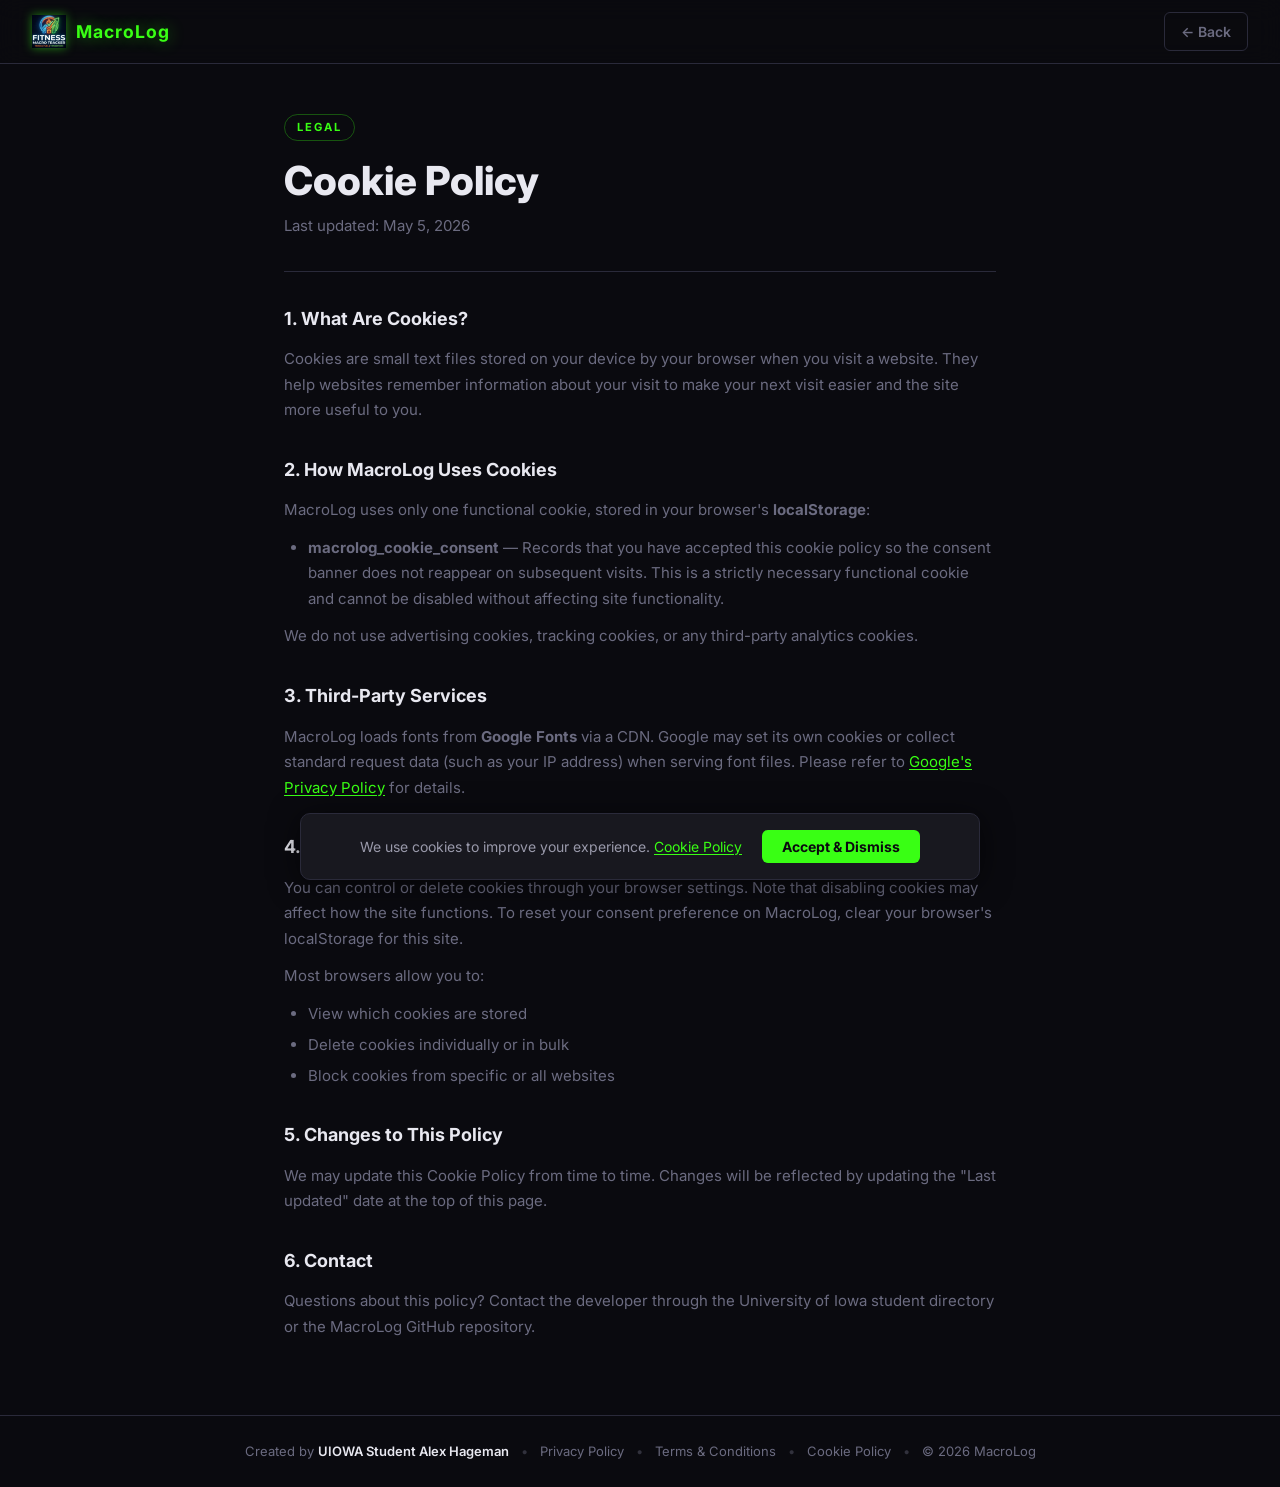
<file: cookie-policy.html>
<!DOCTYPE html>
<html lang="en">
<head>
  <meta charset="UTF-8" />
  <meta name="viewport" content="width=device-width, initial-scale=1.0" />
  <title>Cookie Policy — MacroLog</title>
  <link rel="icon" type="image/png" href="images/logo.png" />
  <link rel="preconnect" href="https://fonts.googleapis.com" />
  <link rel="preconnect" href="https://fonts.gstatic.com" crossorigin />
  <link href="https://fonts.googleapis.com/css2?family=Inter:wght@400;600;700;800&display=swap" rel="stylesheet" />
  <link rel="stylesheet" href="legal.css" />
  <link rel="stylesheet" href="cookie-consent.css" />

  <!-- Google Analytics -->
  <script async src="https://www.googletagmanager.com/gtag/js?id=G-WN33QDGTGW"></script>
  <script>
    window.dataLayer = window.dataLayer || [];
    function gtag(){dataLayer.push(arguments);}
    gtag('js', new Date());
    gtag('config', 'G-WN33QDGTGW');
  </script>
</head>
<body>

  <nav class="l-nav">
    <a href="landing.html" class="l-nav__brand">
      <img src="images/logo.png" alt="MacroLog logo" class="l-nav__logo" />
      <span class="l-nav__name">MacroLog</span>
    </a>
    <a href="landing.html" class="l-nav__back">&larr; Back</a>
  </nav>

  <main class="legal-page">
    <span class="legal-page__badge">Legal</span>
    <h1 class="legal-page__title">Cookie Policy</h1>
    <p class="legal-page__updated">Last updated: May 5, 2026</p>

    <h2>1. What Are Cookies?</h2>
    <p>Cookies are small text files stored on your device by your browser when you visit a website. They help websites remember information about your visit to make your next visit easier and the site more useful to you.</p>

    <h2>2. How MacroLog Uses Cookies</h2>
    <p>MacroLog uses only one functional cookie, stored in your browser's <strong>localStorage</strong>:</p>
    <ul>
      <li><strong>macrolog_cookie_consent</strong> — Records that you have accepted this cookie policy so the consent banner does not reappear on subsequent visits. This is a strictly necessary functional cookie and cannot be disabled without affecting site functionality.</li>
    </ul>
    <p>We do not use advertising cookies, tracking cookies, or any third-party analytics cookies.</p>

    <h2>3. Third-Party Services</h2>
    <p>MacroLog loads fonts from <strong>Google Fonts</strong> via a CDN. Google may set its own cookies or collect standard request data (such as your IP address) when serving font files. Please refer to <a href="https://policies.google.com/privacy" target="_blank" rel="noopener">Google's Privacy Policy</a> for details.</p>

    <h2>4. Managing Cookies</h2>
    <p>You can control or delete cookies through your browser settings. Note that disabling cookies may affect how the site functions. To reset your consent preference on MacroLog, clear your browser's localStorage for this site.</p>
    <p>Most browsers allow you to:</p>
    <ul>
      <li>View which cookies are stored</li>
      <li>Delete cookies individually or in bulk</li>
      <li>Block cookies from specific or all websites</li>
    </ul>

    <h2>5. Changes to This Policy</h2>
    <p>We may update this Cookie Policy from time to time. Changes will be reflected by updating the "Last updated" date at the top of this page.</p>

    <h2>6. Contact</h2>
    <p>Questions about this policy? Contact the developer through the University of Iowa student directory or the MacroLog GitHub repository.</p>
  </main>

  <footer class="l-footer">
    <span>Created by <strong>UIOWA Student Alex Hageman</strong></span>
    <span class="l-footer__sep">&bull;</span>
    <a href="privacy.html">Privacy Policy</a>
    <span class="l-footer__sep">&bull;</span>
    <a href="terms.html">Terms &amp; Conditions</a>
    <span class="l-footer__sep">&bull;</span>
    <a href="cookie-policy.html">Cookie Policy</a>
    <span class="l-footer__sep">&bull;</span>
    <span>&copy; 2026 MacroLog</span>
  </footer>

  <script src="cookie-consent.js"></script>
</body>
</html>
</file>
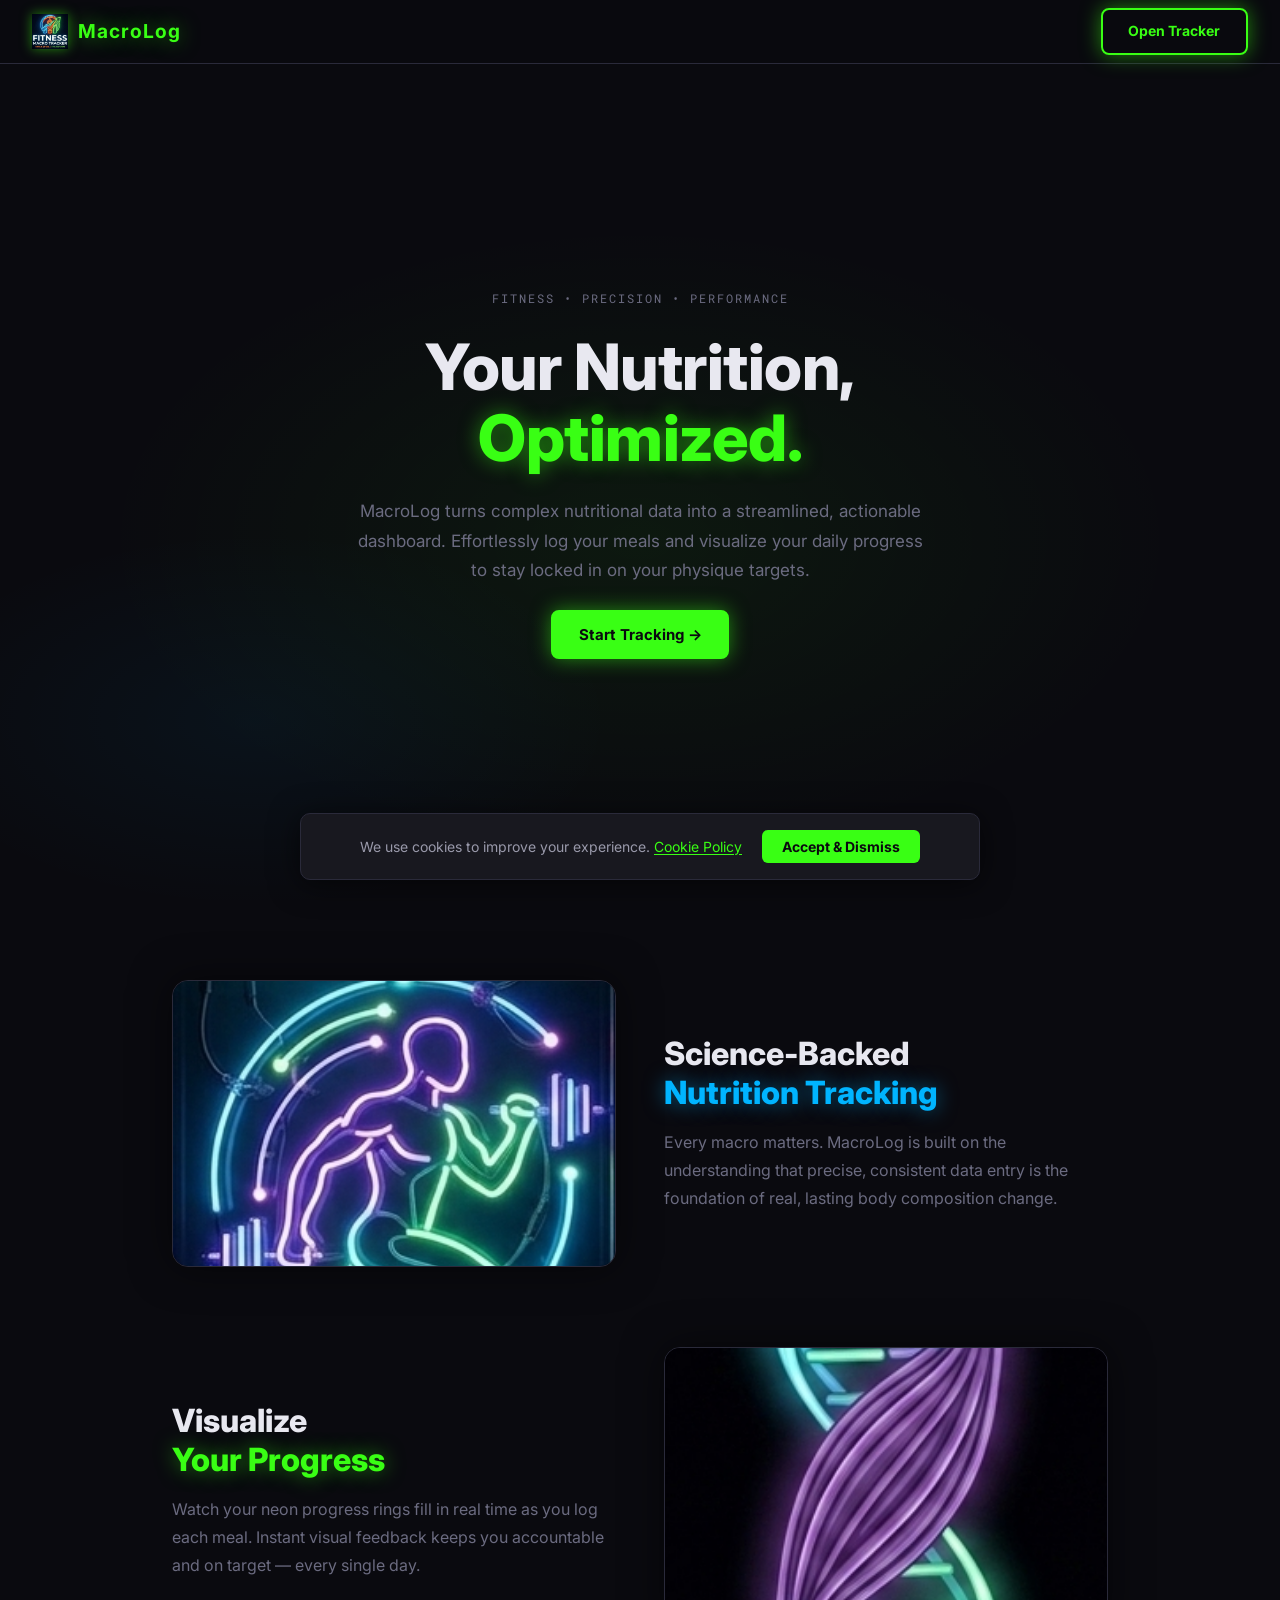
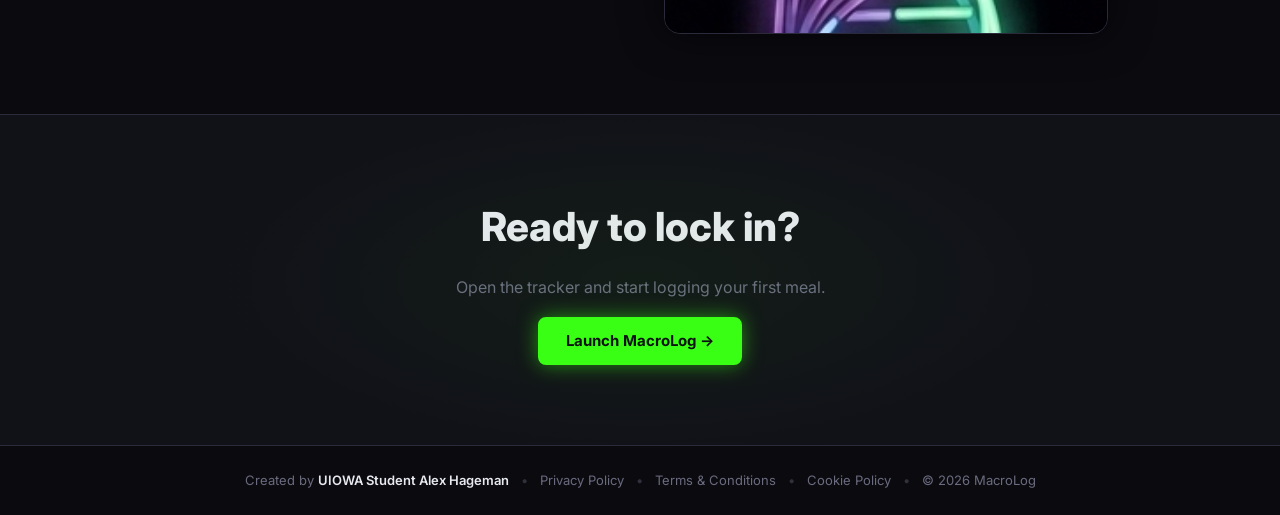
<file: landing.html>
<!DOCTYPE html>
<html lang="en">
<head>
  <meta charset="UTF-8" />
  <meta name="viewport" content="width=device-width, initial-scale=1.0" />
  <title>MacroLog — Your Nutrition, Optimized</title>

  <!-- Favicon -->
  <link rel="icon" type="image/png" href="images/logo.png" />

  <!-- Open Graph -->
  <meta property="og:type"        content="website" />
  <meta property="og:title"       content="MacroLog — Your Nutrition, Optimized" />
  <meta property="og:description" content="MacroLog turns complex nutritional data into a streamlined, actionable dashboard. Log meals and visualize your daily progress." />
  <meta property="og:image"       content="images/logo.png" />
  <meta property="og:url"         content="https://macrolog.replit.app/" />

  <!-- Twitter Card -->
  <meta name="twitter:card"        content="summary_large_image" />
  <meta name="twitter:title"       content="MacroLog — Your Nutrition, Optimized" />
  <meta name="twitter:description" content="MacroLog turns complex nutritional data into a streamlined, actionable dashboard. Log meals and visualize your daily progress." />
  <meta name="twitter:image"       content="images/logo.png" />

  <link rel="preconnect" href="https://fonts.googleapis.com" />
  <link rel="preconnect" href="https://fonts.gstatic.com" crossorigin />
  <link href="https://fonts.googleapis.com/css2?family=Inter:wght@400;600;700;800&family=Roboto+Mono:wght@400;500&display=swap" rel="stylesheet" />
  <link rel="stylesheet" href="landing.css" />
  <link rel="stylesheet" href="cookie-consent.css" />

  <!-- Google Analytics -->
  <script async src="https://www.googletagmanager.com/gtag/js?id=G-WN33QDGTGW"></script>
  <script>
    window.dataLayer = window.dataLayer || [];
    function gtag(){dataLayer.push(arguments);}
    gtag('js', new Date());
    gtag('config', 'G-WN33QDGTGW');
  </script>
</head>
<body>

  <!-- Nav -->
  <nav class="l-nav">
    <div class="l-nav__brand">
      <img src="images/logo.png" alt="MacroLog logo" class="l-nav__logo" />
      <span class="l-nav__name">MacroLog</span>
    </div>
    <a href="index.html" class="l-btn l-btn--outline">Open Tracker</a>
  </nav>

  <!-- Hero -->
  <section class="l-hero">
    <div class="l-hero__inner">
      <p class="l-hero__eyebrow">Fitness &bull; Precision &bull; Performance</p>
      <h1 class="l-hero__headline">
        Your Nutrition,<br /><span class="l-hero__accent">Optimized.</span>
      </h1>
      <p class="l-hero__body">
        MacroLog turns complex nutritional data into a streamlined, actionable dashboard.
        Effortlessly log your meals and visualize your daily progress to stay locked in
        on your physique targets.
      </p>
      <a href="index.html" class="l-btn l-btn--primary">Start Tracking &rarr;</a>
    </div>
  </section>

  <!-- Feature Images -->
  <section class="l-features">
    <div class="l-feature-card">
      <div class="l-feature-img-wrap">
        <img src="images/dna.png" alt="DNA — nutritional science visualization" class="l-feature-img" />
      </div>
      <div class="l-feature-text">
        <h2 class="l-feature-title">Science-Backed<br /><span class="l-feature-accent--blue">Nutrition Tracking</span></h2>
        <p class="l-feature-desc">
          Every macro matters. MacroLog is built on the understanding that precise,
          consistent data entry is the foundation of real, lasting body composition change.
        </p>
      </div>
    </div>

    <div class="l-feature-card l-feature-card--reverse">
      <div class="l-feature-img-wrap">
        <img src="images/progress.png" alt="Progress chart showing fitness gains" class="l-feature-img" />
      </div>
      <div class="l-feature-text">
        <h2 class="l-feature-title">Visualize<br /><span class="l-feature-accent--green">Your Progress</span></h2>
        <p class="l-feature-desc">
          Watch your neon progress rings fill in real time as you log each meal.
          Instant visual feedback keeps you accountable and on target — every single day.
        </p>
      </div>
    </div>
  </section>

  <!-- CTA Banner -->
  <section class="l-cta">
    <h2 class="l-cta__title">Ready to lock in?</h2>
    <p class="l-cta__sub">Open the tracker and start logging your first meal.</p>
    <a href="index.html" class="l-btn l-btn--primary">Launch MacroLog &rarr;</a>
  </section>

  <!-- Footer -->
  <footer class="l-footer">
    <span>Created by <strong>UIOWA Student Alex Hageman</strong></span>
    <span class="l-footer__sep">&bull;</span>
    <a href="privacy.html">Privacy Policy</a>
    <span class="l-footer__sep">&bull;</span>
    <a href="terms.html">Terms &amp; Conditions</a>
    <span class="l-footer__sep">&bull;</span>
    <a href="cookie-policy.html">Cookie Policy</a>
    <span class="l-footer__sep">&bull;</span>
    <span>&copy; 2026 MacroLog</span>
  </footer>

  <script src="cookie-consent.js"></script>
</body>
</html>
</file>
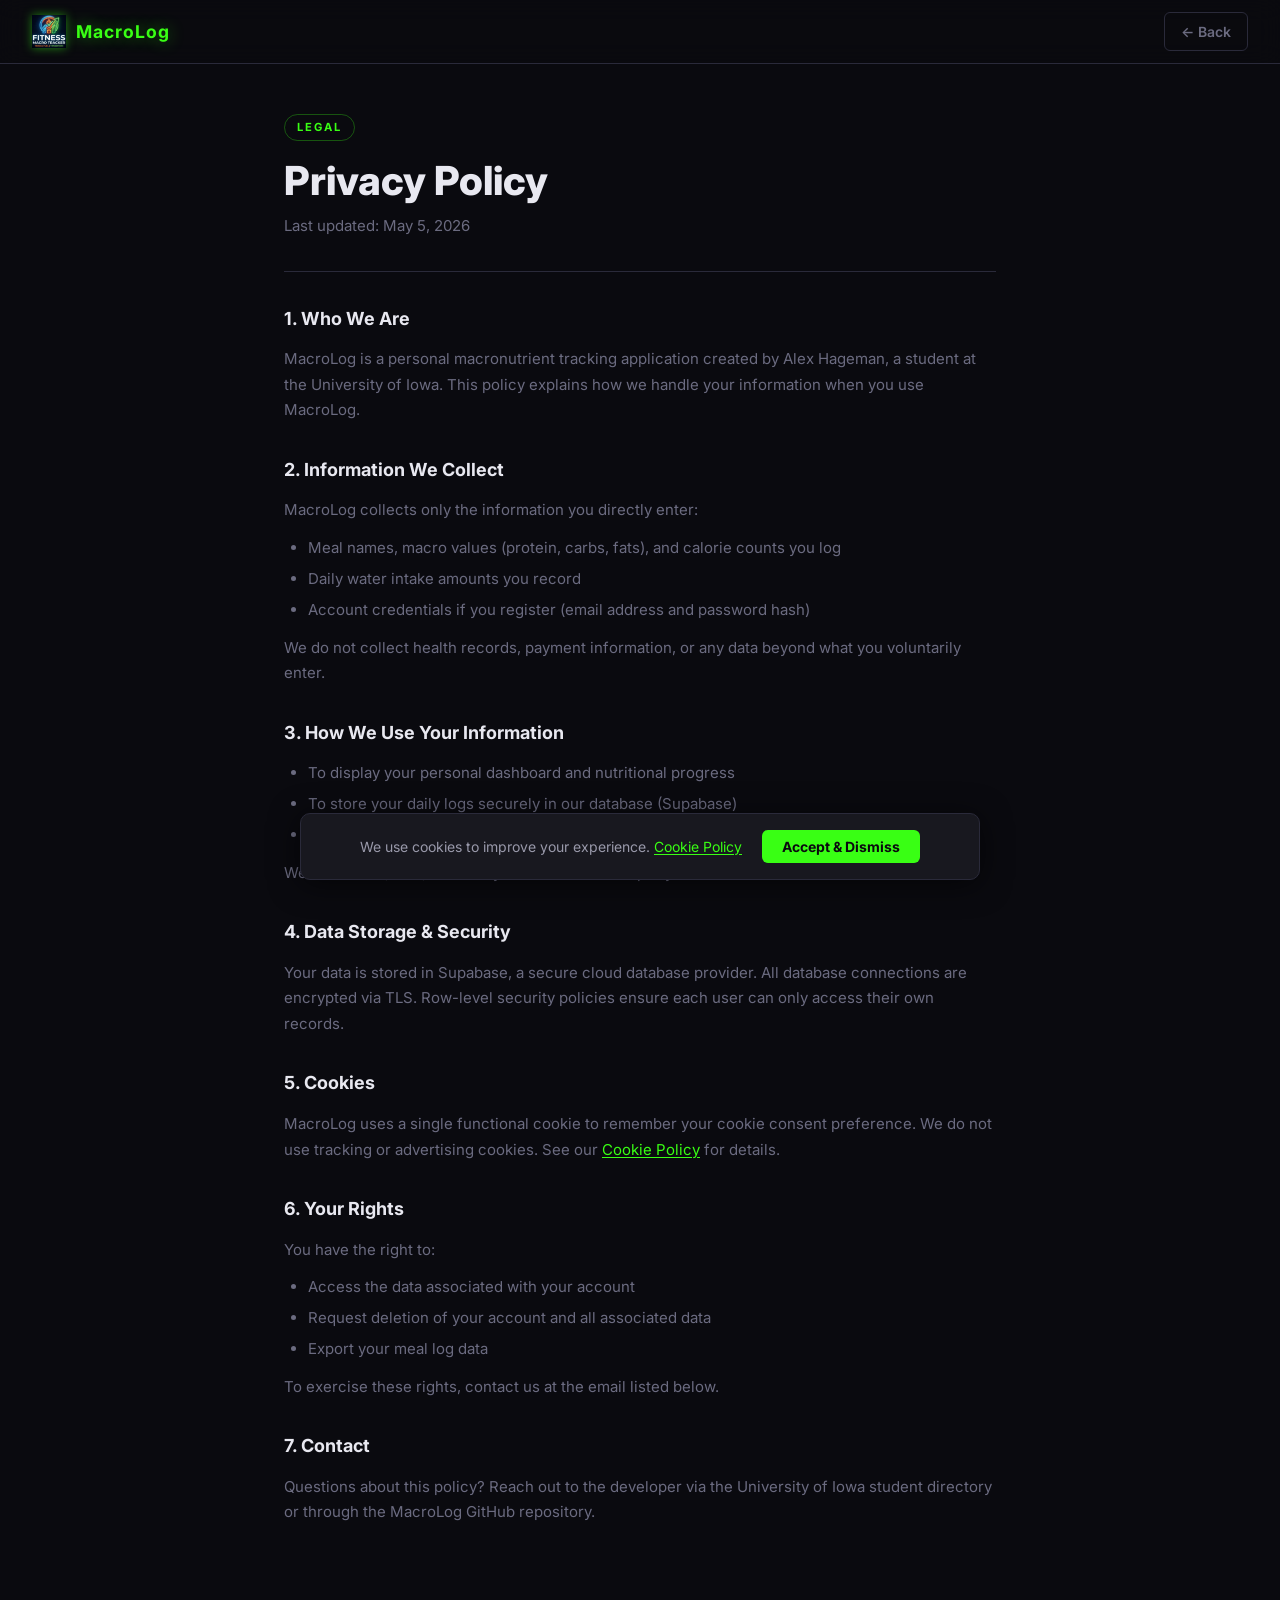
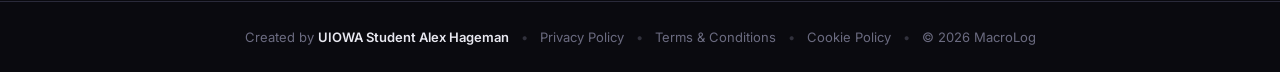
<file: privacy.html>
<!DOCTYPE html>
<html lang="en">
<head>
  <meta charset="UTF-8" />
  <meta name="viewport" content="width=device-width, initial-scale=1.0" />
  <title>Privacy Policy — MacroLog</title>
  <link rel="icon" type="image/png" href="images/logo.png" />
  <link rel="preconnect" href="https://fonts.googleapis.com" />
  <link rel="preconnect" href="https://fonts.gstatic.com" crossorigin />
  <link href="https://fonts.googleapis.com/css2?family=Inter:wght@400;600;700;800&display=swap" rel="stylesheet" />
  <link rel="stylesheet" href="legal.css" />
  <link rel="stylesheet" href="cookie-consent.css" />

  <!-- Google Analytics -->
  <script async src="https://www.googletagmanager.com/gtag/js?id=G-WN33QDGTGW"></script>
  <script>
    window.dataLayer = window.dataLayer || [];
    function gtag(){dataLayer.push(arguments);}
    gtag('js', new Date());
    gtag('config', 'G-WN33QDGTGW');
  </script>
</head>
<body>

  <nav class="l-nav">
    <a href="landing.html" class="l-nav__brand">
      <img src="images/logo.png" alt="MacroLog logo" class="l-nav__logo" />
      <span class="l-nav__name">MacroLog</span>
    </a>
    <a href="landing.html" class="l-nav__back">&larr; Back</a>
  </nav>

  <main class="legal-page">
    <span class="legal-page__badge">Legal</span>
    <h1 class="legal-page__title">Privacy Policy</h1>
    <p class="legal-page__updated">Last updated: May 5, 2026</p>

    <h2>1. Who We Are</h2>
    <p>MacroLog is a personal macronutrient tracking application created by Alex Hageman, a student at the University of Iowa. This policy explains how we handle your information when you use MacroLog.</p>

    <h2>2. Information We Collect</h2>
    <p>MacroLog collects only the information you directly enter:</p>
    <ul>
      <li>Meal names, macro values (protein, carbs, fats), and calorie counts you log</li>
      <li>Daily water intake amounts you record</li>
      <li>Account credentials if you register (email address and password hash)</li>
    </ul>
    <p>We do not collect health records, payment information, or any data beyond what you voluntarily enter.</p>

    <h2>3. How We Use Your Information</h2>
    <ul>
      <li>To display your personal dashboard and nutritional progress</li>
      <li>To store your daily logs securely in our database (Supabase)</li>
      <li>To improve the application's features and performance</li>
    </ul>
    <p>We do not sell, rent, or share your data with third-party advertisers.</p>

    <h2>4. Data Storage & Security</h2>
    <p>Your data is stored in Supabase, a secure cloud database provider. All database connections are encrypted via TLS. Row-level security policies ensure each user can only access their own records.</p>

    <h2>5. Cookies</h2>
    <p>MacroLog uses a single functional cookie to remember your cookie consent preference. We do not use tracking or advertising cookies. See our <a href="cookie-policy.html">Cookie Policy</a> for details.</p>

    <h2>6. Your Rights</h2>
    <p>You have the right to:</p>
    <ul>
      <li>Access the data associated with your account</li>
      <li>Request deletion of your account and all associated data</li>
      <li>Export your meal log data</li>
    </ul>
    <p>To exercise these rights, contact us at the email listed below.</p>

    <h2>7. Contact</h2>
    <p>Questions about this policy? Reach out to the developer via the University of Iowa student directory or through the MacroLog GitHub repository.</p>
  </main>

  <footer class="l-footer">
    <span>Created by <strong>UIOWA Student Alex Hageman</strong></span>
    <span class="l-footer__sep">&bull;</span>
    <a href="privacy.html">Privacy Policy</a>
    <span class="l-footer__sep">&bull;</span>
    <a href="terms.html">Terms &amp; Conditions</a>
    <span class="l-footer__sep">&bull;</span>
    <a href="cookie-policy.html">Cookie Policy</a>
    <span class="l-footer__sep">&bull;</span>
    <span>&copy; 2026 MacroLog</span>
  </footer>

  <script src="cookie-consent.js"></script>
</body>
</html>
</file>
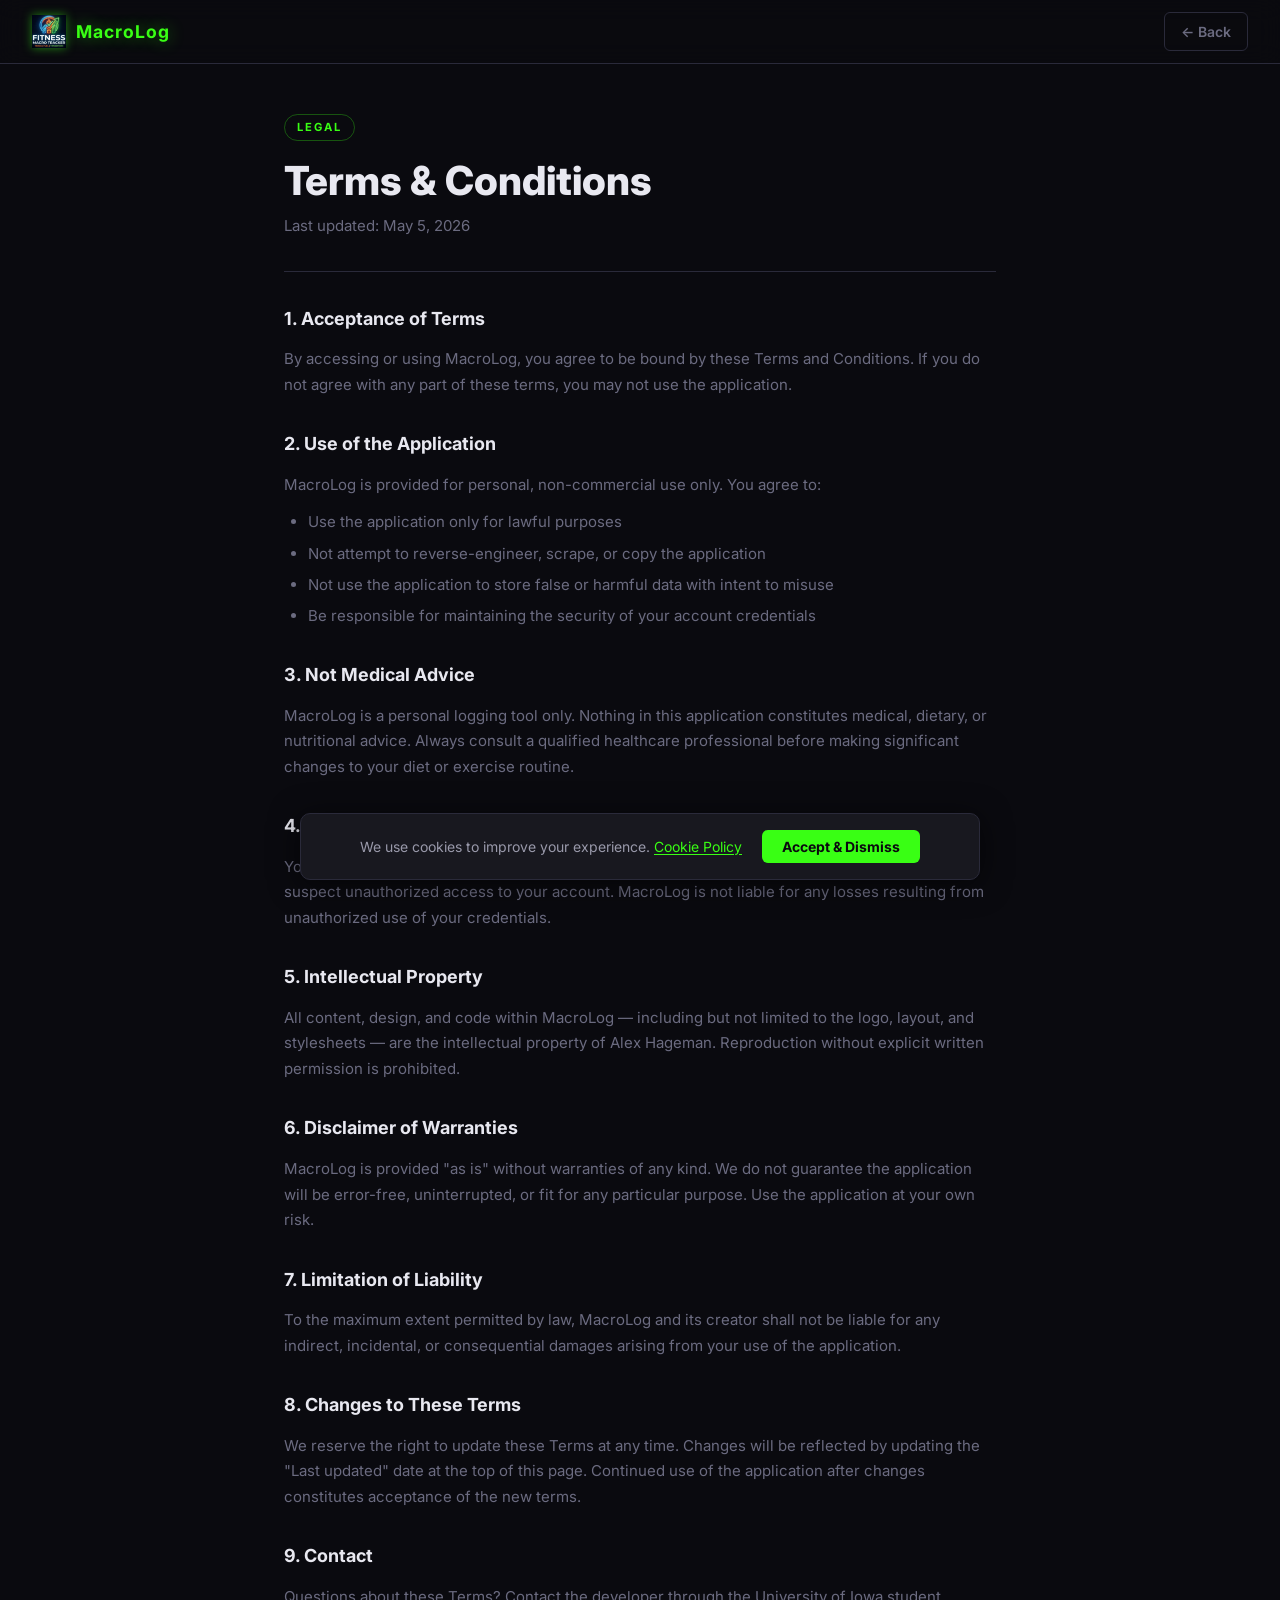
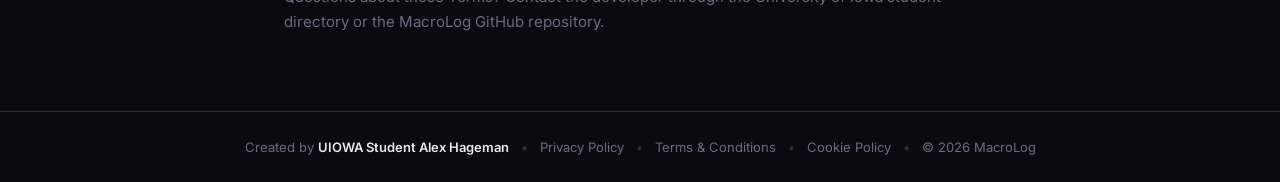
<file: terms.html>
<!DOCTYPE html>
<html lang="en">
<head>
  <meta charset="UTF-8" />
  <meta name="viewport" content="width=device-width, initial-scale=1.0" />
  <title>Terms &amp; Conditions — MacroLog</title>
  <link rel="icon" type="image/png" href="images/logo.png" />
  <link rel="preconnect" href="https://fonts.googleapis.com" />
  <link rel="preconnect" href="https://fonts.gstatic.com" crossorigin />
  <link href="https://fonts.googleapis.com/css2?family=Inter:wght@400;600;700;800&display=swap" rel="stylesheet" />
  <link rel="stylesheet" href="legal.css" />
  <link rel="stylesheet" href="cookie-consent.css" />

  <!-- Google Analytics -->
  <script async src="https://www.googletagmanager.com/gtag/js?id=G-WN33QDGTGW"></script>
  <script>
    window.dataLayer = window.dataLayer || [];
    function gtag(){dataLayer.push(arguments);}
    gtag('js', new Date());
    gtag('config', 'G-WN33QDGTGW');
  </script>
</head>
<body>

  <nav class="l-nav">
    <a href="landing.html" class="l-nav__brand">
      <img src="images/logo.png" alt="MacroLog logo" class="l-nav__logo" />
      <span class="l-nav__name">MacroLog</span>
    </a>
    <a href="landing.html" class="l-nav__back">&larr; Back</a>
  </nav>

  <main class="legal-page">
    <span class="legal-page__badge">Legal</span>
    <h1 class="legal-page__title">Terms &amp; Conditions</h1>
    <p class="legal-page__updated">Last updated: May 5, 2026</p>

    <h2>1. Acceptance of Terms</h2>
    <p>By accessing or using MacroLog, you agree to be bound by these Terms and Conditions. If you do not agree with any part of these terms, you may not use the application.</p>

    <h2>2. Use of the Application</h2>
    <p>MacroLog is provided for personal, non-commercial use only. You agree to:</p>
    <ul>
      <li>Use the application only for lawful purposes</li>
      <li>Not attempt to reverse-engineer, scrape, or copy the application</li>
      <li>Not use the application to store false or harmful data with intent to misuse</li>
      <li>Be responsible for maintaining the security of your account credentials</li>
    </ul>

    <h2>3. Not Medical Advice</h2>
    <p>MacroLog is a personal logging tool only. Nothing in this application constitutes medical, dietary, or nutritional advice. Always consult a qualified healthcare professional before making significant changes to your diet or exercise routine.</p>

    <h2>4. Account Responsibility</h2>
    <p>You are responsible for all activity that occurs under your account. Notify us immediately if you suspect unauthorized access to your account. MacroLog is not liable for any losses resulting from unauthorized use of your credentials.</p>

    <h2>5. Intellectual Property</h2>
    <p>All content, design, and code within MacroLog — including but not limited to the logo, layout, and stylesheets — are the intellectual property of Alex Hageman. Reproduction without explicit written permission is prohibited.</p>

    <h2>6. Disclaimer of Warranties</h2>
    <p>MacroLog is provided "as is" without warranties of any kind. We do not guarantee the application will be error-free, uninterrupted, or fit for any particular purpose. Use the application at your own risk.</p>

    <h2>7. Limitation of Liability</h2>
    <p>To the maximum extent permitted by law, MacroLog and its creator shall not be liable for any indirect, incidental, or consequential damages arising from your use of the application.</p>

    <h2>8. Changes to These Terms</h2>
    <p>We reserve the right to update these Terms at any time. Changes will be reflected by updating the "Last updated" date at the top of this page. Continued use of the application after changes constitutes acceptance of the new terms.</p>

    <h2>9. Contact</h2>
    <p>Questions about these Terms? Contact the developer through the University of Iowa student directory or the MacroLog GitHub repository.</p>
  </main>

  <footer class="l-footer">
    <span>Created by <strong>UIOWA Student Alex Hageman</strong></span>
    <span class="l-footer__sep">&bull;</span>
    <a href="privacy.html">Privacy Policy</a>
    <span class="l-footer__sep">&bull;</span>
    <a href="terms.html">Terms &amp; Conditions</a>
    <span class="l-footer__sep">&bull;</span>
    <a href="cookie-policy.html">Cookie Policy</a>
    <span class="l-footer__sep">&bull;</span>
    <span>&copy; 2026 MacroLog</span>
  </footer>

  <script src="cookie-consent.js"></script>
</body>
</html>
</file>
<file: legal.css>
/* =============================================
   MacroLog — Legal Pages Shared Styles
   ============================================= */

*, *::before, *::after { box-sizing: border-box; margin: 0; padding: 0; }

:root {
  --color-primary:     #39FF14;
  --color-bg:          #0a0a0f;
  --color-surface:     #111118;
  --color-text:        #E8E8F0;
  --color-text-muted:  #6b6b80;
  --color-border:      #2a2a3a;
  --font-sans: 'Inter', sans-serif;
  --nav-height: 64px;
  --glow-green: 0 0 16px rgba(57,255,20,0.45);
}

body {
  font-family: var(--font-sans);
  background-color: var(--color-bg);
  color: var(--color-text);
  line-height: 1.7;
  min-height: 100vh;
}

/* Nav */
.l-nav {
  position: fixed;
  top: 0; left: 0; right: 0;
  height: var(--nav-height);
  background-color: rgba(10,10,15,0.9);
  backdrop-filter: blur(12px);
  border-bottom: 1px solid var(--color-border);
  display: flex;
  align-items: center;
  justify-content: space-between;
  padding: 0 2rem;
  z-index: 100;
}

.l-nav__brand {
  display: flex;
  align-items: center;
  gap: 0.6rem;
  text-decoration: none;
}

.l-nav__logo {
  height: 34px;
  width: 34px;
  object-fit: contain;
  filter: drop-shadow(0 0 5px rgba(57,255,20,0.5));
}

.l-nav__name {
  font-size: 1.1rem;
  font-weight: 700;
  color: var(--color-primary);
  text-shadow: var(--glow-green);
  letter-spacing: 1px;
}

.l-nav__back {
  font-size: 0.875rem;
  font-weight: 600;
  color: var(--color-text-muted);
  text-decoration: none;
  border: 1.5px solid var(--color-border);
  border-radius: 6px;
  padding: 0.4rem 1rem;
  transition: color 0.2s, border-color 0.2s;
}

.l-nav__back:hover {
  color: var(--color-primary);
  border-color: var(--color-primary);
}

/* Legal content */
.legal-page {
  max-width: 760px;
  margin: 0 auto;
  padding: calc(var(--nav-height) + 3rem) 1.5rem 4rem;
}

.legal-page__badge {
  display: inline-block;
  font-size: 0.7rem;
  font-weight: 700;
  letter-spacing: 2px;
  text-transform: uppercase;
  color: var(--color-primary);
  border: 1px solid rgba(57,255,20,0.3);
  border-radius: 100px;
  padding: 0.2rem 0.75rem;
  margin-bottom: 1rem;
}

.legal-page__title {
  font-size: clamp(1.75rem, 4vw, 2.5rem);
  font-weight: 800;
  color: var(--color-text);
  margin-bottom: 0.5rem;
  line-height: 1.2;
}

.legal-page__updated {
  font-size: 0.8125rem;
  color: var(--color-text-muted);
  margin-bottom: 2.5rem;
  padding-bottom: 2rem;
  border-bottom: 1px solid var(--color-border);
}

.legal-page h2 {
  font-size: 1.125rem;
  font-weight: 700;
  color: var(--color-text);
  margin: 2rem 0 0.75rem;
}

.legal-page p,
.legal-page li {
  font-size: 0.9375rem;
  color: var(--color-text-muted);
  margin-bottom: 0.75rem;
}

.legal-page ul {
  padding-left: 1.5rem;
  margin-bottom: 0.75rem;
}

.legal-page li {
  margin-bottom: 0.35rem;
}

.legal-page a {
  color: var(--color-primary);
  text-underline-offset: 2px;
}

/* Footer */
.l-footer {
  padding: 1.5rem 2rem;
  text-align: center;
  font-size: 0.8125rem;
  color: var(--color-text-muted);
  display: flex;
  justify-content: center;
  align-items: center;
  gap: 0.75rem;
  flex-wrap: wrap;
  border-top: 1px solid var(--color-border);
}

.l-footer__sep { opacity: 0.4; }

.l-footer strong { color: var(--color-text); font-weight: 600; }

.l-footer a {
  color: var(--color-text-muted);
  text-decoration: none;
  transition: color 0.2s;
}

.l-footer a:hover { color: var(--color-primary); }
</file>
<file: cookie-consent.css>
#cookie-banner {
  position: fixed;
  bottom: 1.25rem;
  left: 50%;
  transform: translateX(-50%);
  z-index: 9999;
  background-color: #18181f;
  border: 1px solid #2a2a3a;
  border-radius: 10px;
  padding: 1rem 1.25rem;
  display: flex;
  align-items: center;
  gap: 1.25rem;
  flex-wrap: wrap;
  justify-content: center;
  max-width: 680px;
  width: calc(100% - 2rem);
  box-shadow: 0 4px 30px rgba(0,0,0,0.6);
  font-family: 'Inter', sans-serif;
  transition: opacity 0.4s ease, transform 0.4s ease;
}

#cookie-banner.cookie-banner--hidden {
  opacity: 0;
  transform: translateX(-50%) translateY(20px);
}

.cookie-banner__text {
  font-size: 0.875rem;
  color: #9999aa;
  line-height: 1.5;
}

.cookie-banner__link {
  color: #39FF14;
  text-decoration: underline;
  text-underline-offset: 2px;
}

.cookie-banner__link:hover {
  color: #5fff3a;
}

.cookie-banner__btn {
  background-color: #39FF14;
  color: #0a0a0f;
  border: none;
  border-radius: 6px;
  padding: 0.5rem 1.25rem;
  font-size: 0.875rem;
  font-weight: 700;
  cursor: pointer;
  white-space: nowrap;
  font-family: 'Inter', sans-serif;
  transition: background-color 0.2s;
}

.cookie-banner__btn:hover {
  background-color: #5fff3a;
}
</file>
<file: landing.css>
/* =============================================
   MacroLog — Landing Page Styles
   ============================================= */

*, *::before, *::after {
  box-sizing: border-box;
  margin: 0;
  padding: 0;
}

:root {
  --color-primary:     #39FF14;
  --color-bg:          #0a0a0f;
  --color-surface:     #111118;
  --color-surface-alt: #18181f;
  --color-water:       #00B4FF;
  --color-text:        #E8E8F0;
  --color-text-muted:  #6b6b80;
  --color-border:      #2a2a3a;
  --font-sans: 'Inter', sans-serif;
  --font-mono: 'Roboto Mono', monospace;
  --nav-height: 64px;
  --max-w: 1000px;
  --glow-green: 0 0 20px rgba(57, 255, 20, 0.5);
  --glow-blue:  0 0 20px rgba(0, 180, 255, 0.5);
}

body {
  font-family: var(--font-sans);
  background-color: var(--color-bg);
  color: var(--color-text);
  line-height: 1.6;
  min-height: 100vh;
}

/* =============================================
   Nav
   ============================================= */

.l-nav {
  position: fixed;
  top: 0; left: 0; right: 0;
  height: var(--nav-height);
  background-color: rgba(10, 10, 15, 0.85);
  backdrop-filter: blur(12px);
  border-bottom: 1px solid var(--color-border);
  display: flex;
  align-items: center;
  justify-content: space-between;
  padding: 0 2rem;
  z-index: 100;
}

.l-nav__brand {
  display: flex;
  align-items: center;
  gap: 0.6rem;
  text-decoration: none;
}

.l-nav__logo {
  height: 36px;
  width: 36px;
  object-fit: contain;
  filter: drop-shadow(0 0 6px rgba(57, 255, 20, 0.5));
}

.l-nav__name {
  font-size: 1.2rem;
  font-weight: 700;
  color: var(--color-primary);
  text-shadow: var(--glow-green);
  letter-spacing: 1px;
}

/* =============================================
   Buttons
   ============================================= */

.l-btn {
  display: inline-block;
  font-family: var(--font-sans);
  font-weight: 700;
  font-size: 0.9375rem;
  border-radius: 8px;
  padding: 0.65rem 1.6rem;
  cursor: pointer;
  text-decoration: none;
  transition: background-color 0.2s, box-shadow 0.2s, transform 0.1s;
}

.l-btn:active {
  transform: scale(0.98);
}

.l-btn--primary {
  background-color: var(--color-primary);
  color: #0a0a0f;
  border: 2px solid var(--color-primary);
  box-shadow: var(--glow-green);
}

.l-btn--primary:hover {
  background-color: #4fff2a;
  box-shadow: 0 0 30px rgba(57, 255, 20, 0.7);
}

.l-btn--outline {
  background-color: transparent;
  color: var(--color-primary);
  border: 2px solid var(--color-primary);
  box-shadow: var(--glow-green);
  font-size: 0.875rem;
}

.l-btn--outline:hover {
  background-color: rgba(57, 255, 20, 0.1);
}

/* =============================================
   Hero
   ============================================= */

.l-hero {
  min-height: 100vh;
  display: flex;
  align-items: center;
  justify-content: center;
  padding: calc(var(--nav-height) + 3rem) 2rem 4rem;
  text-align: center;
  position: relative;
  overflow: hidden;
}

.l-hero::before {
  content: '';
  position: absolute;
  inset: 0;
  background:
    radial-gradient(ellipse 60% 50% at 50% 60%, rgba(57,255,20,0.06) 0%, transparent 70%),
    radial-gradient(ellipse 40% 30% at 20% 80%, rgba(0,180,255,0.05) 0%, transparent 70%);
  pointer-events: none;
}

.l-hero__inner {
  max-width: 700px;
  display: flex;
  flex-direction: column;
  align-items: center;
  gap: 1.5rem;
  position: relative;
}

.l-hero__eyebrow {
  font-family: var(--font-mono);
  font-size: 0.75rem;
  letter-spacing: 2px;
  color: var(--color-text-muted);
  text-transform: uppercase;
}

.l-hero__headline {
  font-size: clamp(2.5rem, 6vw, 4rem);
  font-weight: 800;
  line-height: 1.1;
  color: var(--color-text);
  letter-spacing: -0.5px;
}

.l-hero__accent {
  color: var(--color-primary);
  text-shadow: var(--glow-green);
}

.l-hero__body {
  font-size: 1.0625rem;
  color: var(--color-text-muted);
  max-width: 580px;
  line-height: 1.75;
}

/* =============================================
   Feature Cards
   ============================================= */

.l-features {
  padding: 5rem 2rem;
  max-width: var(--max-w);
  margin: 0 auto;
  display: flex;
  flex-direction: column;
  gap: 5rem;
}

.l-feature-card {
  display: grid;
  grid-template-columns: 1fr 1fr;
  gap: 3rem;
  align-items: center;
}

.l-feature-card--reverse {
  direction: rtl;
}

.l-feature-card--reverse > * {
  direction: ltr;
}

@media (max-width: 680px) {
  .l-feature-card,
  .l-feature-card--reverse {
    grid-template-columns: 1fr;
    direction: ltr;
  }
}

.l-feature-img-wrap {
  border-radius: 16px;
  overflow: hidden;
  border: 1px solid var(--color-border);
  box-shadow: 0 0 40px rgba(0,0,0,0.5);
  aspect-ratio: 1287 / 832;
  width: 100%;
}

.l-feature-img {
  width: 100%;
  height: 100%;
  object-fit: cover;
  display: block;
  transition: transform 0.4s ease;
}

.l-feature-img-wrap:hover .l-feature-img {
  transform: scale(1.03);
}

.l-feature-text {
  display: flex;
  flex-direction: column;
  gap: 1rem;
}

.l-feature-title {
  font-size: clamp(1.5rem, 3vw, 2rem);
  font-weight: 800;
  line-height: 1.2;
  color: var(--color-text);
}

.l-feature-accent--blue  { color: var(--color-water);   text-shadow: var(--glow-blue); }
.l-feature-accent--green { color: var(--color-primary); text-shadow: var(--glow-green); }

.l-feature-desc {
  font-size: 1rem;
  color: var(--color-text-muted);
  line-height: 1.75;
}

/* =============================================
   CTA Banner
   ============================================= */

.l-cta {
  text-align: center;
  padding: 5rem 2rem;
  border-top: 1px solid var(--color-border);
  border-bottom: 1px solid var(--color-border);
  background-color: var(--color-surface);
  display: flex;
  flex-direction: column;
  align-items: center;
  gap: 1rem;
  position: relative;
  overflow: hidden;
}

.l-cta::before {
  content: '';
  position: absolute;
  inset: 0;
  background: radial-gradient(ellipse 50% 80% at 50% 50%, rgba(57,255,20,0.05) 0%, transparent 70%);
  pointer-events: none;
}

.l-cta__title {
  font-size: clamp(1.75rem, 4vw, 2.5rem);
  font-weight: 800;
  color: var(--color-text);
}

.l-cta__sub {
  font-size: 1rem;
  color: var(--color-text-muted);
}

/* =============================================
   Footer
   ============================================= */

.l-footer {
  padding: 1.5rem 2rem;
  text-align: center;
  font-size: 0.8125rem;
  color: var(--color-text-muted);
  display: flex;
  justify-content: center;
  align-items: center;
  gap: 0.75rem;
  flex-wrap: wrap;
}

.l-footer__sep {
  opacity: 0.4;
}

.l-footer strong {
  color: var(--color-text);
  font-weight: 600;
}

.l-footer a {
  color: var(--color-text-muted);
  text-decoration: none;
  transition: color 0.2s;
}

.l-footer a:hover { color: #39FF14; }
</file>
